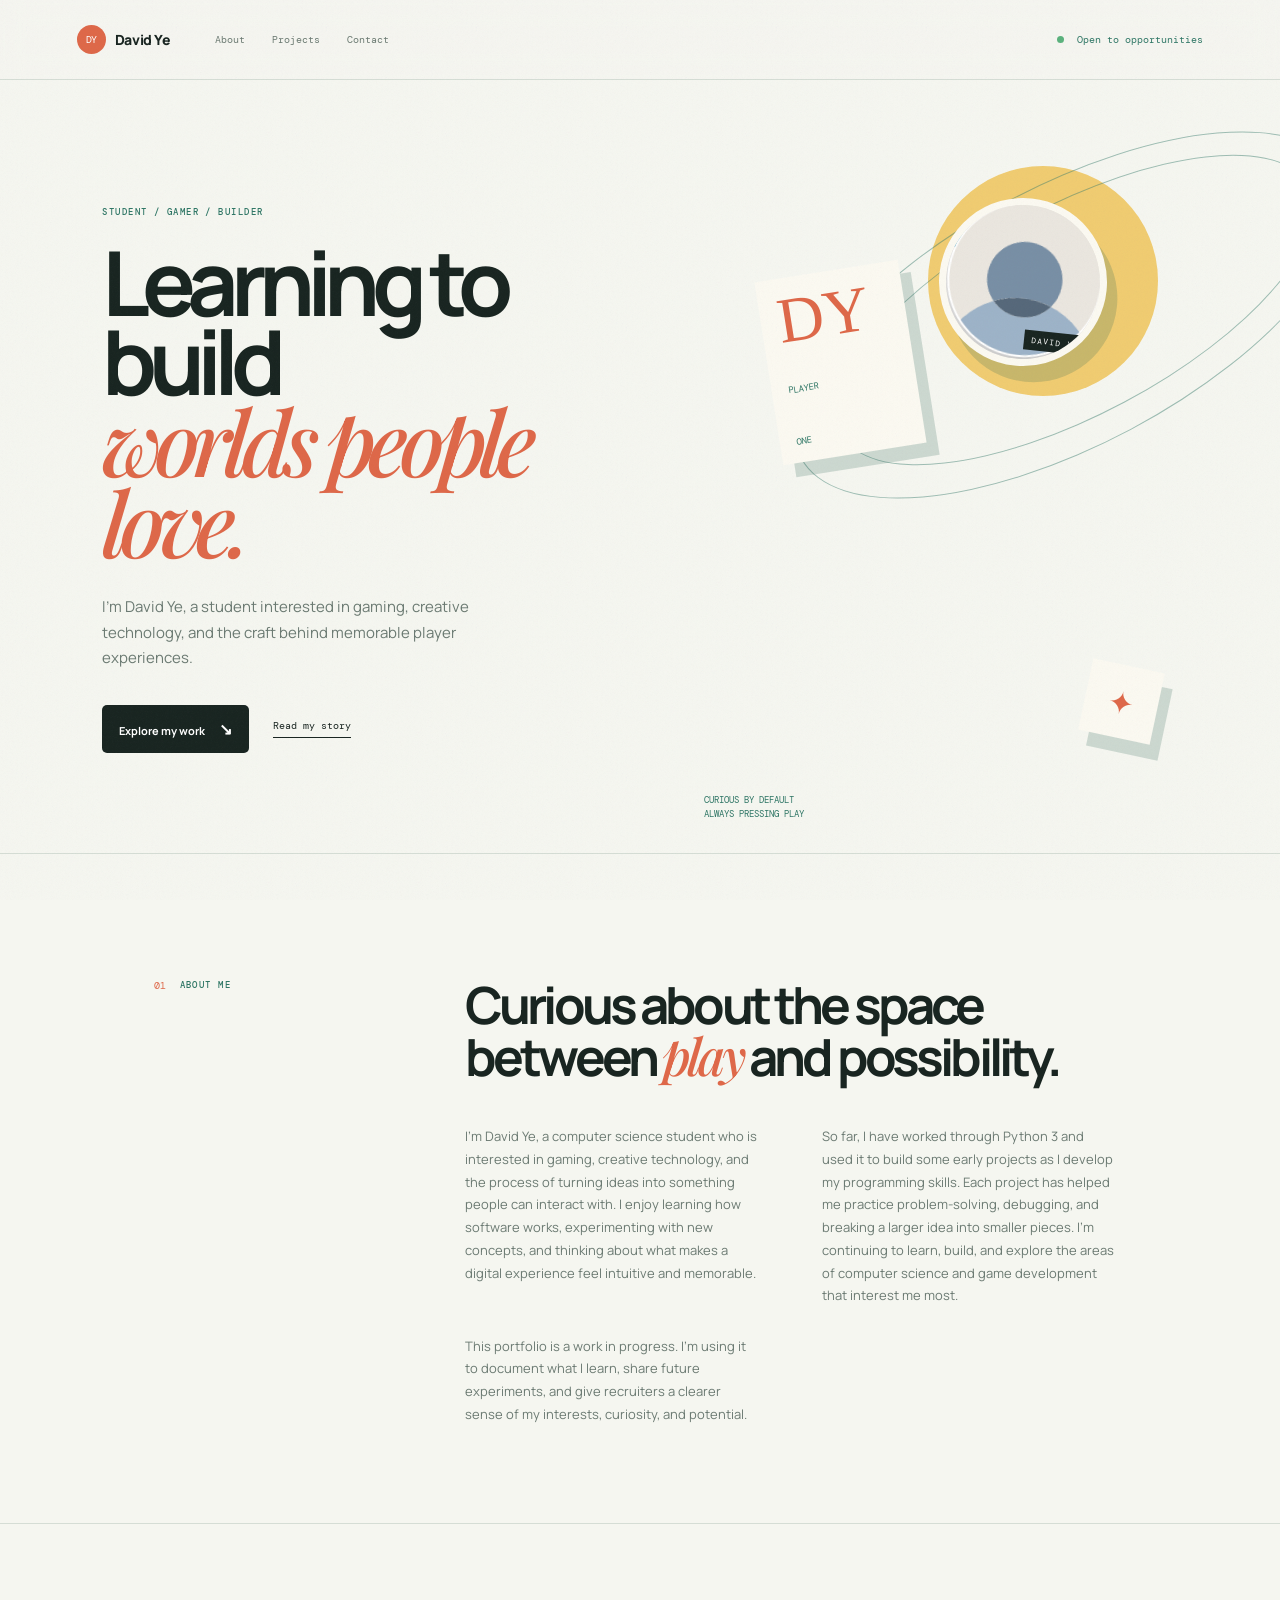
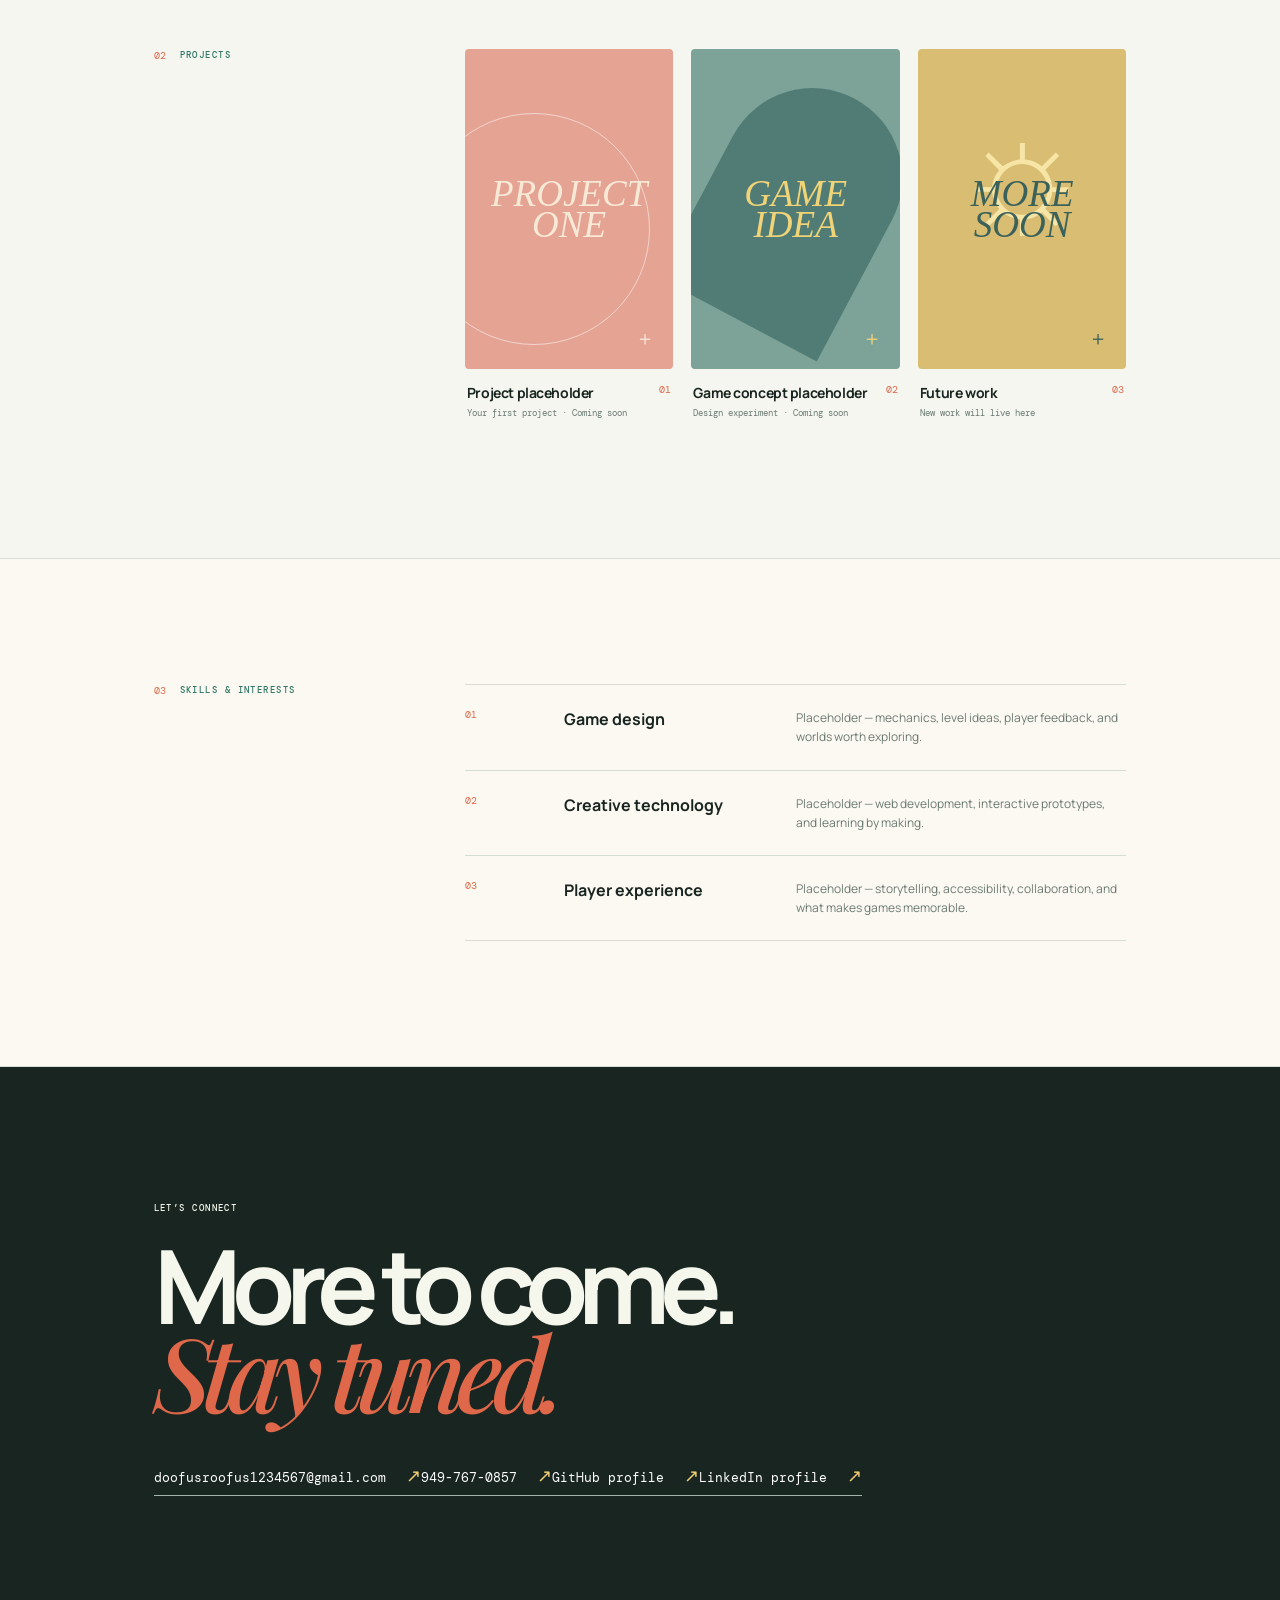
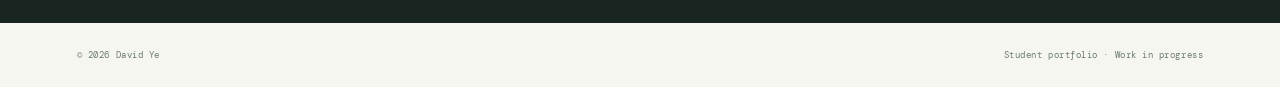
<file: index.html>
<!doctype html>
<html lang="en">
<head>
  <meta charset="UTF-8">
  <meta name="viewport" content="width=device-width, initial-scale=1">
  <meta name="description" content="David Ye — student, gamer, and aspiring game developer.">
  <title>David Ye — Student & Game Enthusiast</title>
  <link rel="preconnect" href="https://fonts.googleapis.com">
  <link href="https://fonts.googleapis.com/css2?family=DM+Mono:wght@400;500&family=Manrope:wght@500;700;800&family=Playfair+Display:ital,wght@0,500;1,500&display=swap" rel="stylesheet">
  <link rel="stylesheet" href="stylesheet.css">
  <style>
    .profile-photo{position:absolute;z-index:2;top:118px;right:27%;width:168px;height:168px;border:7px solid #fbf9f1;border-radius:50%;overflow:hidden;box-shadow:12px 15px 0 #2d625534;transform:rotate(6deg);background:#e8e4dc}
    .profile-photo img{display:block;width:100%;height:100%;object-fit:cover}
    .profile-photo span{position:absolute;right:8px;bottom:10px;background:#192521;color:#fff;padding:5px 7px;font:8px 'DM Mono';letter-spacing:.12em}
    @media(max-width:800px){.profile-photo{top:82px;right:26%;width:145px;height:145px}.hero-copy{text-align:center}.hero-copy .intro{margin-left:auto;margin-right:auto}.hero-links{justify-content:center}.hero-art .caption{text-align:center;left:0;right:0}.section-label{justify-content:center}.about-content,.about-content h2,.about-grid p,.project-meta,.services,.service-list{text-align:center}.about-grid{display:block}.about-grid p{margin-left:auto;margin-right:auto}.about-grid p+p{margin-top:18px}.service-list>div{display:block}.service-list b{display:block;margin-bottom:8px}.service-list h3{margin-bottom:8px}.service-list p{margin:0 auto}.contact{text-align:center}.contact-links{display:grid;gap:20px;justify-items:center}.contact-link{display:inline-block}footer{text-align:center;align-items:center}}
  </style>
</head>
<body>
  <div class="noise"></div>
  <header class="nav">
    <a class="brand" href="#top"><span>DY</span> David Ye</a>
    <nav><a href="#about">About</a><a href="#work">Projects</a><a href="#contact">Contact</a></nav>
    <a class="availability" href="#contact"><i></i> Open to opportunities</a>
  </header>

  <main id="top">
    <section class="hero">
      <div class="hero-copy">
        <p class="eyebrow">STUDENT / GAMER / BUILDER</p>
        <h1>Learning to build<br><em>worlds people love.</em></h1>
        <p class="intro">I’m David Ye, a student interested in gaming, creative technology, and the craft behind memorable player experiences.</p>
        <div class="hero-links"><a class="button" href="#work">Explore my work <span>↘</span></a><a class="text-link" href="#about">Read my story</a></div>
      </div>
      <div class="hero-art"><div class="sun"></div><div class="orbit orbit-one"></div><div class="orbit orbit-two"></div><div class="profile-photo"><img src="profile-photo.png" alt="David Ye"><span>DAVID YE</span></div><div class="card card-one">DY<br><small>PLAYER<br>ONE</small></div><div class="card card-two">✦</div><div class="caption">CURIOUS BY DEFAULT<br>ALWAYS PRESSING PLAY</div></div>
    </section>

    <section class="about section" id="about"><div class="section-label"><span>01</span><p>ABOUT ME</p></div><div class="about-content"><h2>Curious about the space<br>between <em>play</em> and possibility.</h2><div class="about-grid"><p>I’m David Ye, a computer science student who is interested in gaming, creative technology, and the process of turning ideas into something people can interact with. I enjoy learning how software works, experimenting with new concepts, and thinking about what makes a digital experience feel intuitive and memorable.</p><p>So far, I have worked through Python 3 and used it to build some early projects as I develop my programming skills. Each project has helped me practice problem-solving, debugging, and breaking a larger idea into smaller pieces. I’m continuing to learn, build, and explore the areas of computer science and game development that interest me most.</p><p>This portfolio is a work in progress. I’m using it to document what I learn, share future experiments, and give recruiters a clearer sense of my interests, curiosity, and potential.</p></div></div></section>

    <section class="work section" id="work"><div class="section-label"><span>02</span><p>PROJECTS</p></div><div class="work-list"><article class="project project-a"><div class="project-art art-a"><span>PROJECT<br>ONE</span><i>＋</i></div><div class="project-meta"><div><h3>Project placeholder</h3><p>Your first project · Coming soon</p></div><span>01</span></div></article><article class="project project-b"><div class="project-art art-b"><span>GAME<br>IDEA</span><i>＋</i></div><div class="project-meta"><div><h3>Game concept placeholder</h3><p>Design experiment · Coming soon</p></div><span>02</span></div></article><article class="project project-c"><div class="project-art art-c"><span>MORE<br>SOON</span><i>＋</i></div><div class="project-meta"><div><h3>Future work</h3><p>New work will live here</p></div><span>03</span></div></article></div></section>

    <section class="services section"><div class="section-label"><span>03</span><p>SKILLS & INTERESTS</p></div><div class="service-list"><div><b>01</b><h3>Game design</h3><p>Placeholder — mechanics, level ideas, player feedback, and worlds worth exploring.</p></div><div><b>02</b><h3>Creative technology</h3><p>Placeholder — web development, interactive prototypes, and learning by making.</p></div><div><b>03</b><h3>Player experience</h3><p>Placeholder — storytelling, accessibility, collaboration, and what makes games memorable.</p></div></div></section>

    <section class="contact" id="contact"><p class="eyebrow">LET’S CONNECT</p><h2>More to come.<br><em>Stay tuned.</em></h2><div class="contact-links"><a class="contact-link" href="mailto:doofusroofus1234567@gmail.com">doofusroofus1234567@gmail.com <span>↗</span></a><a class="contact-link" href="tel:+19497670857">949-767-0857 <span>↗</span></a><a class="contact-link" href="#">GitHub profile <span>↗</span></a><a class="contact-link" href="#">LinkedIn profile <span>↗</span></a></div></section>
  </main>
  <footer><span>© 2026 David Ye</span><span>Student portfolio · Work in progress</span></footer>
</body>
</html>
</file>
<file: stylesheet.css>
:root{--ink:#192521;--muted:#6b7a72;--line:#d5ddd5;--paper:#f5f6f0;--cream:#fbf9f1;--green:#2e7665;--coral:#de6849;--yellow:#f0cc71}*{box-sizing:border-box}html{scroll-behavior:smooth}body{margin:0;background:var(--paper);color:var(--ink);font-family:Manrope,Arial,sans-serif}.noise{position:fixed;inset:0;pointer-events:none;opacity:.035;z-index:8;background-image:url("data:image/svg+xml,%3Csvg xmlns='http://www.w3.org/2000/svg' width='150' height='150'%3E%3Cfilter id='n'%3E%3CfeTurbulence baseFrequency='.8' numOctaves='3' stitchTiles='stitch'/%3E%3C/filter%3E%3Crect width='100%25' height='100%25' filter='url(%23n)'/%3E%3C/svg%3E")}.nav{height:80px;padding:0 6vw;display:flex;align-items:center;gap:45px;border-bottom:1px solid var(--line);background:#f5f6f0e6;backdrop-filter:blur(12px);position:sticky;top:0;z-index:7}.brand{display:flex;align-items:center;gap:9px;color:var(--ink);font-weight:800;font-size:14px;text-decoration:none;letter-spacing:-.03em}.brand span{display:grid;place-items:center;background:var(--coral);color:#fff;width:29px;height:29px;border-radius:50%;font:10px 'DM Mono'}.nav nav{display:flex;gap:27px;flex:1}.nav nav a,.availability{font:10px 'DM Mono';color:var(--muted);text-decoration:none}.nav nav a:hover,.text-link:hover{color:var(--coral)}.availability{color:var(--green)}.availability i{display:inline-block;width:7px;height:7px;background:#5bb27d;border-radius:50%;margin-right:7px}.hero{min-height:650px;display:grid;grid-template-columns:1fr 1fr;border-bottom:1px solid var(--line)}.hero-copy{padding:126px 8vw 100px;max-width:700px}.eyebrow,.section-label p{font:500 9px 'DM Mono';letter-spacing:.16em;color:var(--green);margin:0}.hero h1{font-size:clamp(55px,7vw,102px);line-height:.88;letter-spacing:-.09em;margin:25px 0 30px}.hero h1 em,.contact h2 em{font-family:'Playfair Display',Georgia,serif;color:var(--coral);font-weight:500}.intro{max-width:420px;color:var(--muted);font-size:15px;line-height:1.7;margin:0 0 34px}.hero-links{display:flex;align-items:center;gap:24px}.button{background:var(--ink);color:#fff;text-decoration:none;padding:13px 17px;border-radius:5px;font-size:11px;font-weight:700}.button:hover{background:var(--green)}.button span{font-size:16px;margin-left:12px}.text-link{color:var(--ink);font:10px 'DM Mono';text-decoration:none;border-bottom:1px solid var(--ink);padding-bottom:5px}.hero-art{position:relative;overflow:hidden;background:var(--mint)}.sun{position:absolute;width:230px;height:230px;border-radius:50%;background:var(--yellow);top:86px;right:19%}.orbit{position:absolute;border:1px solid #397b6b77;border-radius:50%;transform:rotate(-28deg)}.orbit-one{width:530px;height:210px;top:125px;right:-60px}.orbit-two{width:610px;height:260px;top:105px;right:-95px}.card{position:absolute;background:var(--cream);box-shadow:11px 14px 0 #2d625534}.card-one{left:20%;top:190px;width:145px;height:185px;padding:17px;color:var(--coral);font:64px Georgia;line-height:.8;transform:rotate(-9deg)}.card-one small{font:9px 'DM Mono';color:var(--green);line-height:1.5}.card-two{right:19%;bottom:115px;width:73px;height:73px;display:grid;place-items:center;font-size:31px;color:var(--coral);transform:rotate(12deg)}.caption{position:absolute;bottom:31px;left:10%;font:9px 'DM Mono';line-height:1.6;color:var(--green)}.section{padding:125px 12vw;border-bottom:1px solid var(--line);display:grid;grid-template-columns:24% 1fr;gap:8%}.section-label{display:flex;gap:14px;align-items:start}.section-label span{font:10px 'DM Mono';color:var(--coral)}.about-content h2{font-size:clamp(35px,4vw,58px);line-height:1;letter-spacing:-.075em;margin:0 0 43px}.about-content h2 em{font-family:'Playfair Display',Georgia,serif;font-weight:500;color:var(--coral)}.about-grid{display:grid;grid-template-columns:1fr 1fr;gap:10%;max-width:650px}.about-grid p{color:var(--muted);font-size:13px;line-height:1.75;margin:0}.work-list{display:grid;grid-template-columns:repeat(3,1fr);gap:18px}.project-art{height:320px;position:relative;overflow:hidden;border-radius:4px;display:flex;align-items:center;justify-content:center}.project-art span{text-align:center;font:italic 37px Georgia;line-height:.85}.project-art i{position:absolute;bottom:17px;right:18px;font:20px Georgia;font-style:normal}.art-a{background:#e4a393;color:#f8e9d7}.art-a:before{content:'';position:absolute;width:230px;height:230px;border-radius:50%;border:1px solid #fff8;transform:translate(-35px,20px)}.art-b{background:#7da398;color:#f1d477}.art-b:before{content:'';position:absolute;width:180px;height:250px;background:#2f5e59;border-radius:100px 100px 0 0;transform:rotate(28deg);opacity:.55}.art-c{background:#d8bd72;color:#3b615b}.art-c:before{content:'☼';position:absolute;font:155px Georgia;color:#f6e5a5;top:35px}.project-art span,.project-art i{z-index:1}.project-meta{display:flex;justify-content:space-between;padding:14px 2px}.project-meta h3{font-size:14px;margin:0 0 5px;letter-spacing:-.03em}.project-meta p{font:9px 'DM Mono';color:var(--muted);margin:0}.project-meta>span{font:10px 'DM Mono';color:var(--coral)}.services{background:var(--cream)}.service-list{border-top:1px solid var(--line)}.service-list>div{display:grid;grid-template-columns:12% 32% 1fr;gap:20px;padding:23px 0;border-bottom:1px solid var(--line);align-items:start}.service-list b{font:10px 'DM Mono';color:var(--coral)}.service-list h3{font-size:16px;margin:0}.service-list p{font-size:12px;line-height:1.6;color:var(--muted);margin:0;max-width:360px}.contact{padding:135px 12vw;background:var(--ink);color:#f5f7ed}.contact .eyebrow{color:var(--mint)}.contact h2{font-size:clamp(55px,8vw,110px);line-height:.84;letter-spacing:-.09em;margin:28px 0 47px}.contact-link{color:#fff;text-decoration:none;font:13px 'DM Mono';border-bottom:1px solid #9eb5a8;padding-bottom:9px}.contact-link span{color:var(--yellow);font-size:18px;margin-left:12px}footer{padding:26px 6vw;display:flex;justify-content:space-between;color:var(--muted);font:9px 'DM Mono';letter-spacing:.06em}@media(max-width:800px){.nav{padding:0 6vw;gap:18px}.nav nav{display:none}.availability{margin-left:auto;font-size:8px}.hero{display:block}.hero-copy{padding:85px 8vw 75px}.hero-art{height:420px}.section{display:block;padding:85px 8vw}.section-label{margin-bottom:43px}.about-grid{display:block}.about-grid p+p{margin-top:18px}.work-list{grid-template-columns:1fr}.project-art{height:280px}.service-list>div{grid-template-columns:12% 1fr}.service-list p{grid-column:2}.contact{padding:95px 8vw}footer{padding:23px 8vw;flex-direction:column;gap:10px}}
</file>
